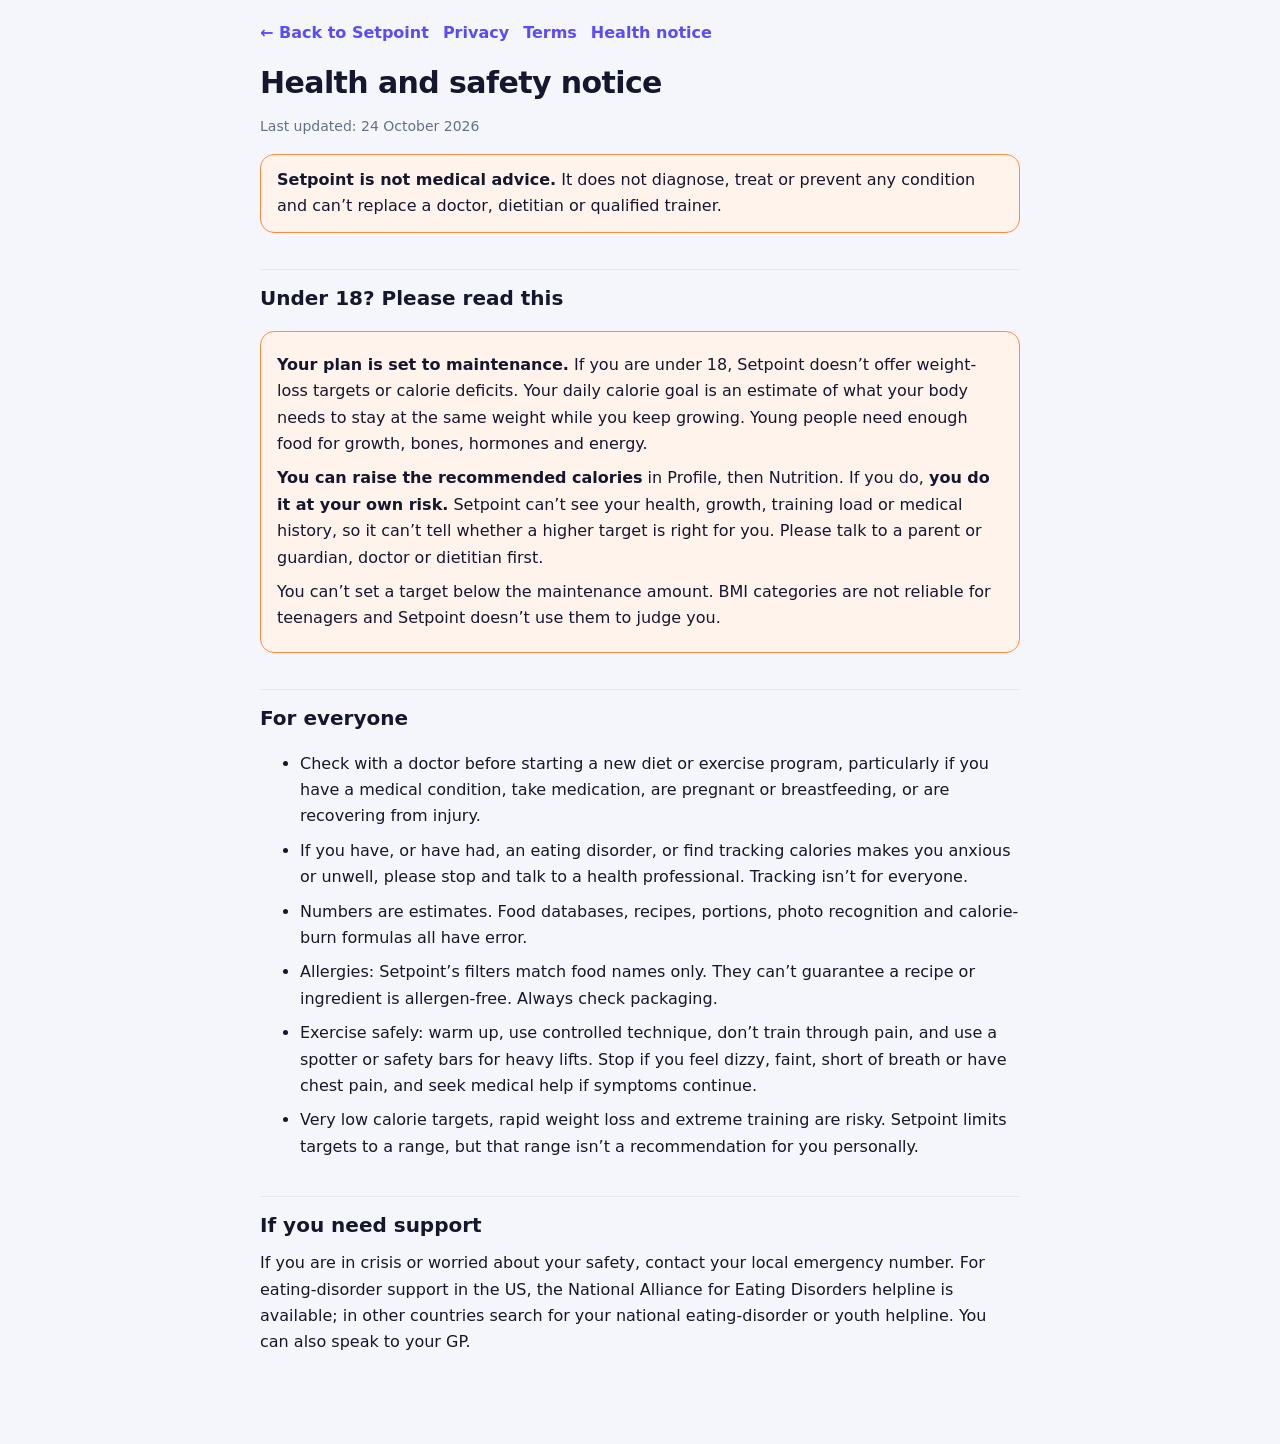
<file: public/health.html>
<!DOCTYPE html><html lang="en"><head><meta charset="utf-8"><meta name="viewport" content="width=device-width, initial-scale=1"><title>Health and safety notice | Setpoint</title><meta name="robots" content="index,follow"><style>:root{--bg:#f5f6fb;--card:#fff;--tx:#14172e;--mut:#647089;--ac:#5b4bff;--bd:#e5e7f2}@media(prefers-color-scheme:dark){:root{--bg:#0a0c1b;--card:#141831;--tx:#eceefb;--mut:#9aa2c8;--ac:#8478ff;--bd:#262c55}}
body{margin:0;background:var(--bg);color:var(--tx);font:16px/1.65 "Bricolage Grotesque",system-ui,-apple-system,"Segoe UI",sans-serif}main{max-width:760px;margin:0 auto;padding:20px 18px 80px}
a{color:var(--ac)}h1{font-size:30px;letter-spacing:-.02em;margin:.4em 0 .1em}h2{font-size:20px;margin:1.8em 0 .4em;padding-top:.6em;border-top:1px solid var(--bd)}p,li{margin:.5em 0}.mut{color:var(--mut);font-size:14px}
.box{background:var(--card);border:1px solid var(--bd);border-radius:14px;padding:12px 16px;margin:16px 0}.warn{border-color:#ff8a3d;background:color-mix(in srgb,#ff8a3d 10%,var(--card))}
nav a{margin-right:14px;font-weight:600;text-decoration:none}</style></head><body><main><nav><a href="./">&larr; Back to Setpoint</a><a href="privacy.html">Privacy</a><a href="terms.html">Terms</a><a href="health.html">Health notice</a></nav><h1>Health and safety notice</h1><p class="mut">Last updated: 24 October 2026</p>
<div class="box warn"><b>Setpoint is not medical advice.</b> It does not diagnose, treat or prevent any condition and can’t replace a doctor, dietitian or qualified trainer.</div>
<h2>Under 18? Please read this</h2><div class="box warn"><p><b>Your plan is set to maintenance.</b> If you are under 18, Setpoint doesn’t offer weight-loss targets or calorie deficits. Your daily calorie goal is an estimate of what your body needs to stay at the same weight while you keep growing. Young people need enough food for growth, bones, hormones and energy.</p><p><b>You can raise the recommended calories</b> in Profile, then Nutrition. If you do, <b>you do it at your own risk.</b> Setpoint can’t see your health, growth, training load or medical history, so it can’t tell whether a higher target is right for you. Please talk to a parent or guardian, doctor or dietitian first.</p><p>You can’t set a target below the maintenance amount. BMI categories are not reliable for teenagers and Setpoint doesn’t use them to judge you.</p></div>
<h2>For everyone</h2><ul><li>Check with a doctor before starting a new diet or exercise program, particularly if you have a medical condition, take medication, are pregnant or breastfeeding, or are recovering from injury.</li><li>If you have, or have had, an eating disorder, or find tracking calories makes you anxious or unwell, please stop and talk to a health professional. Tracking isn’t for everyone.</li><li>Numbers are estimates. Food databases, recipes, portions, photo recognition and calorie-burn formulas all have error.</li><li>Allergies: Setpoint’s filters match food names only. They can’t guarantee a recipe or ingredient is allergen-free. Always check packaging.</li><li>Exercise safely: warm up, use controlled technique, don’t train through pain, and use a spotter or safety bars for heavy lifts. Stop if you feel dizzy, faint, short of breath or have chest pain, and seek medical help if symptoms continue.</li><li>Very low calorie targets, rapid weight loss and extreme training are risky. Setpoint limits targets to a range, but that range isn’t a recommendation for you personally.</li></ul>
<h2>If you need support</h2><p>If you are in crisis or worried about your safety, contact your local emergency number. For eating-disorder support in the US, the National Alliance for Eating Disorders helpline is available; in other countries search for your national eating-disorder or youth helpline. You can also speak to your GP.</p><script src="config.js"></script><script>(function(){var e=(window.MISE_CONFIG||{}).CONTACT_EMAIL;document.querySelectorAll(".contact").forEach(function(n){if(e){n.innerHTML='<a href="mailto:'+e+'">'+e+"</a>"}else{n.textContent="[the site owner has not added a contact email yet]"}})})()</script></main></body></html>
</file>
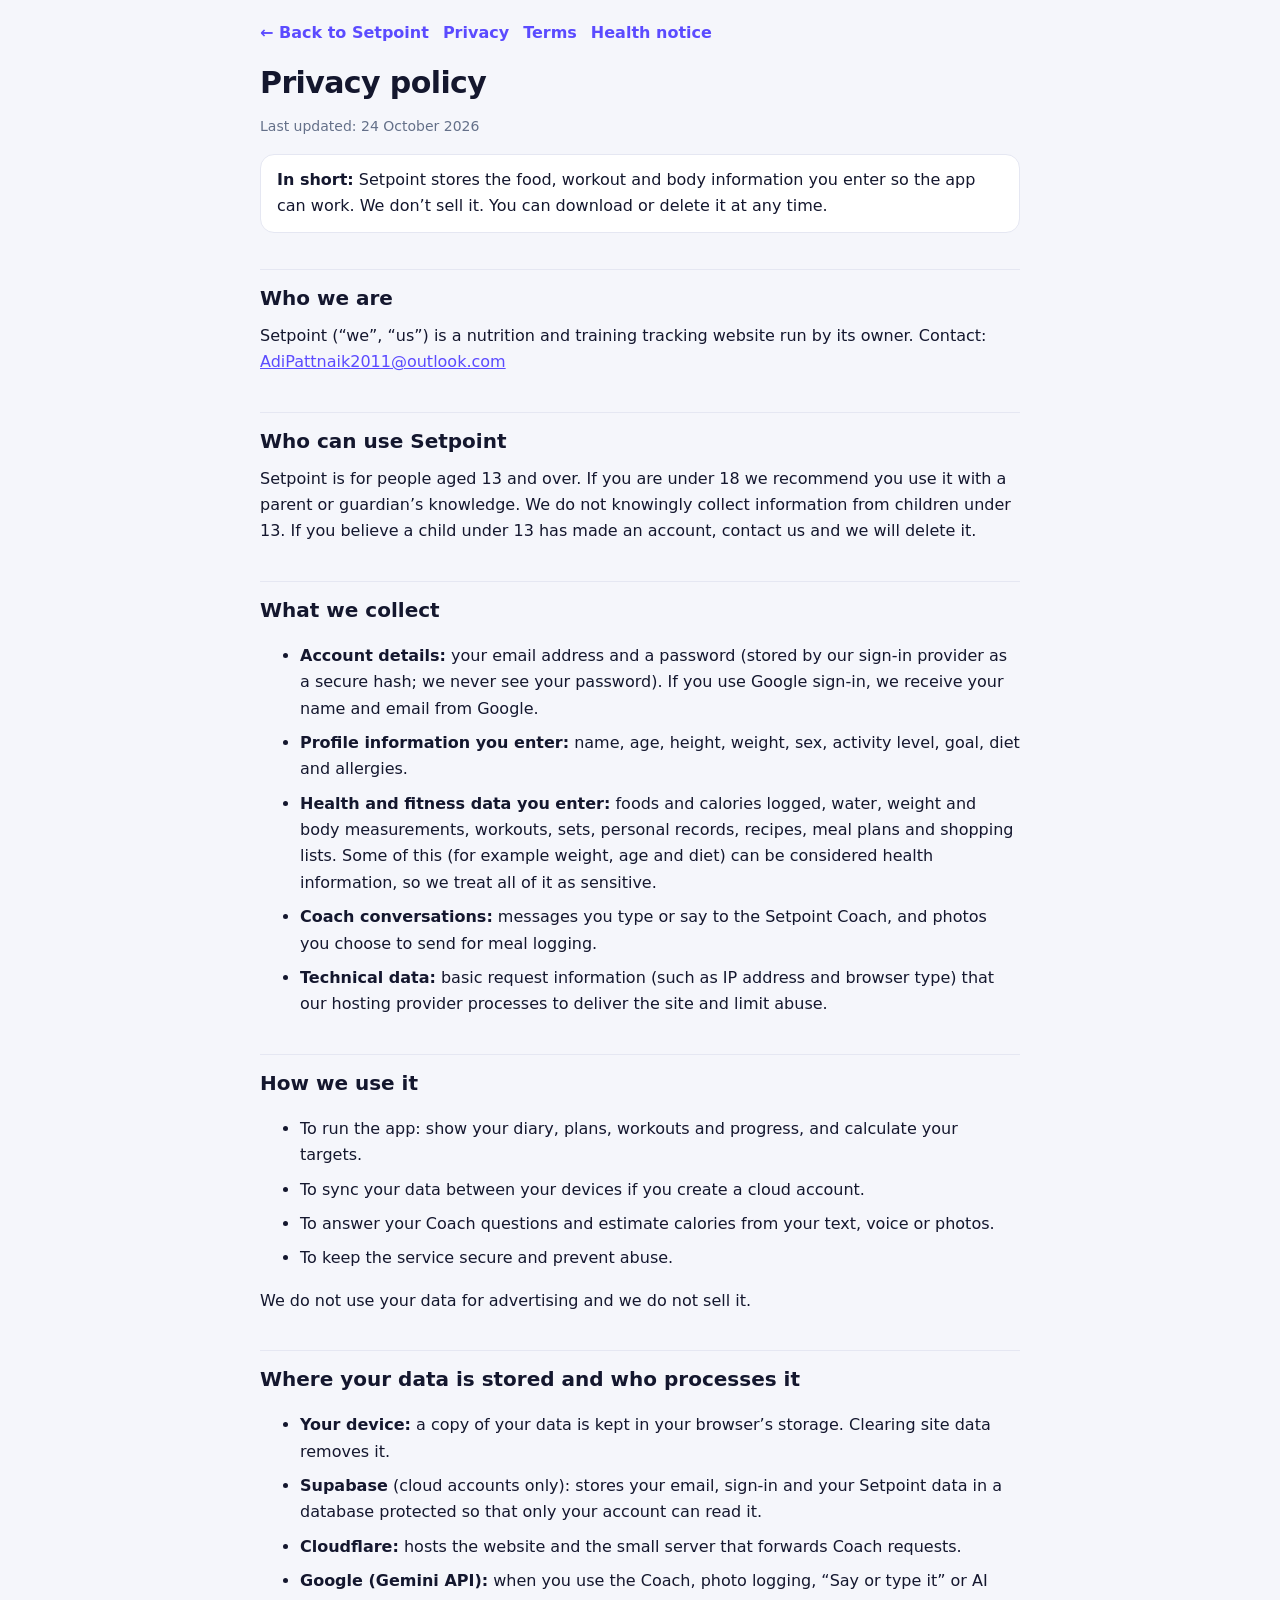
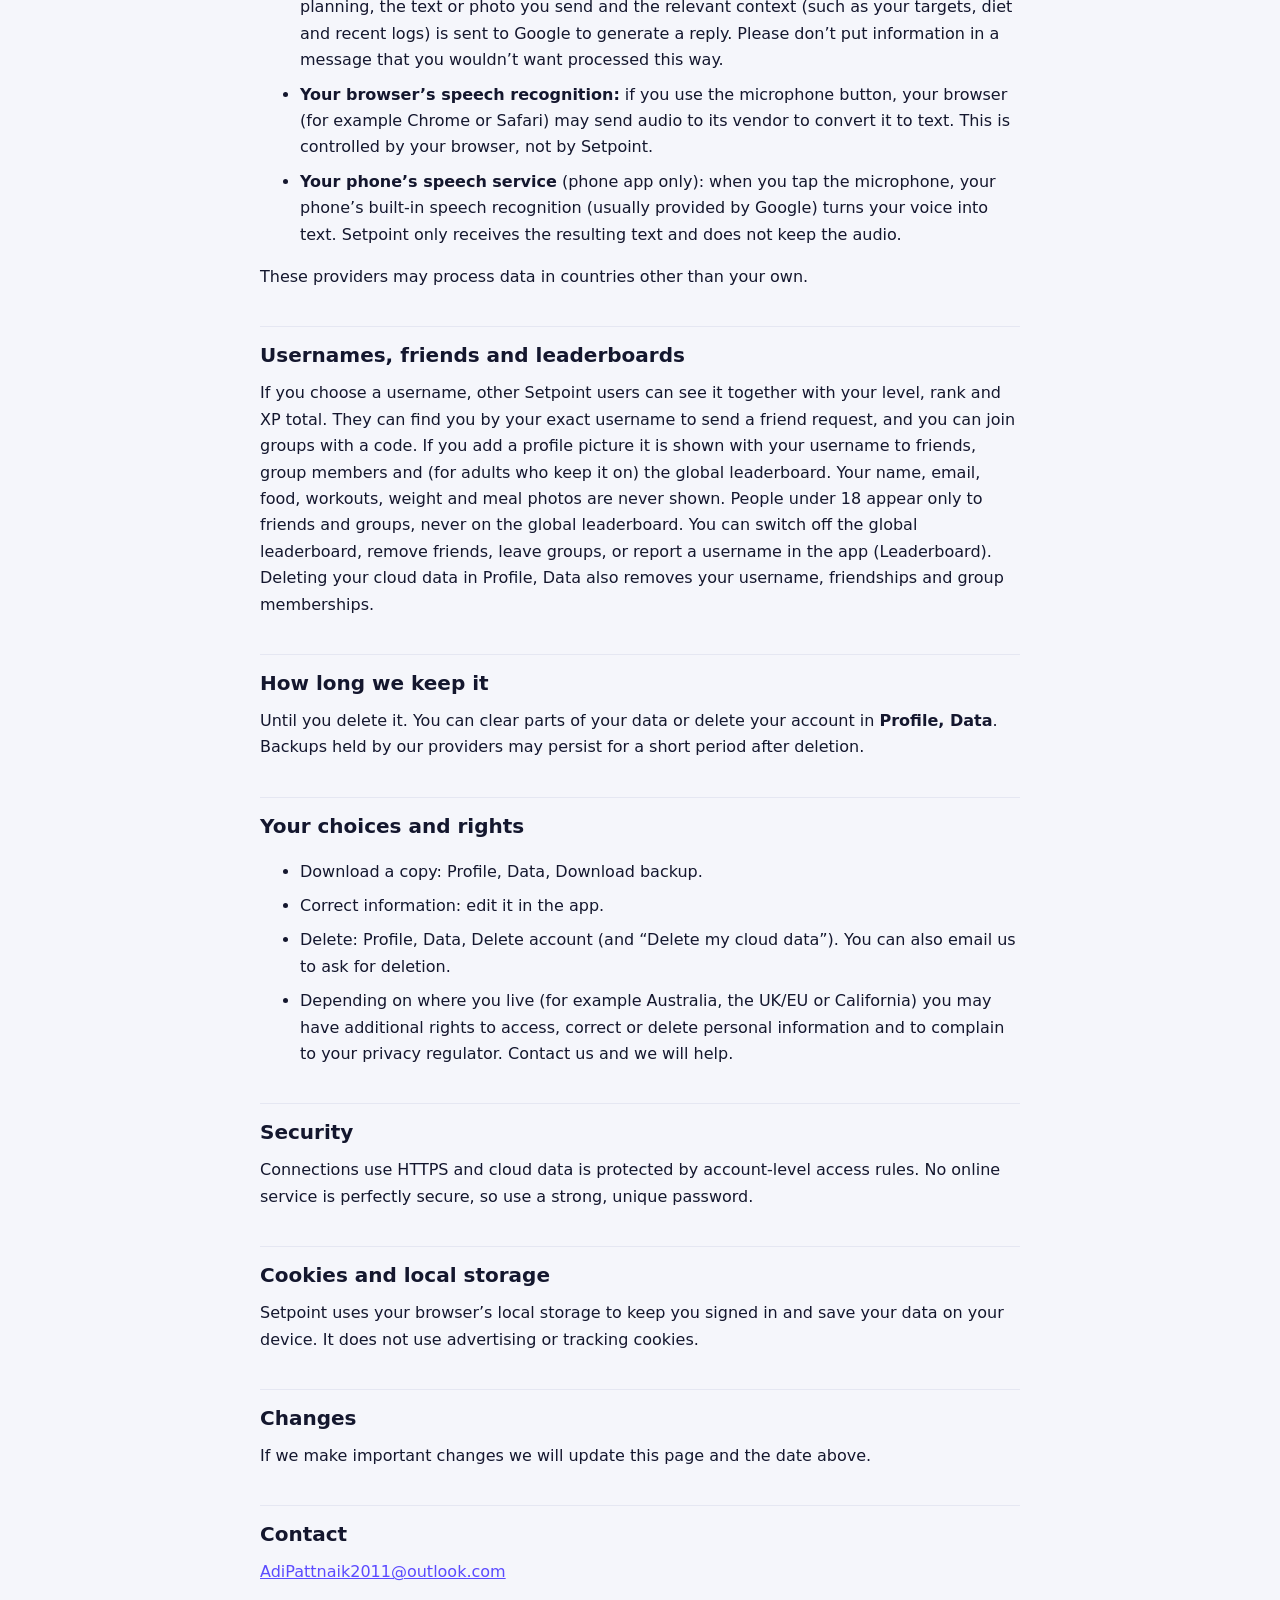
<file: public/privacy.html>
<!DOCTYPE html><html lang="en"><head><meta charset="utf-8"><meta name="viewport" content="width=device-width, initial-scale=1"><title>Privacy policy | Setpoint</title><meta name="robots" content="index,follow"><style>:root{--bg:#f5f6fb;--card:#fff;--tx:#14172e;--mut:#647089;--ac:#5b4bff;--bd:#e5e7f2}@media(prefers-color-scheme:dark){:root{--bg:#0a0c1b;--card:#141831;--tx:#eceefb;--mut:#9aa2c8;--ac:#8478ff;--bd:#262c55}}
body{margin:0;background:var(--bg);color:var(--tx);font:16px/1.65 "Bricolage Grotesque",system-ui,-apple-system,"Segoe UI",sans-serif}main{max-width:760px;margin:0 auto;padding:20px 18px 80px}
a{color:var(--ac)}h1{font-size:30px;letter-spacing:-.02em;margin:.4em 0 .1em}h2{font-size:20px;margin:1.8em 0 .4em;padding-top:.6em;border-top:1px solid var(--bd)}p,li{margin:.5em 0}.mut{color:var(--mut);font-size:14px}
.box{background:var(--card);border:1px solid var(--bd);border-radius:14px;padding:12px 16px;margin:16px 0}.warn{border-color:#ff8a3d;background:color-mix(in srgb,#ff8a3d 10%,var(--card))}
nav a{margin-right:14px;font-weight:600;text-decoration:none}</style></head><body><main><nav><a href="./">&larr; Back to Setpoint</a><a href="privacy.html">Privacy</a><a href="terms.html">Terms</a><a href="health.html">Health notice</a></nav><h1>Privacy policy</h1><p class="mut">Last updated: 24 October 2026</p>
<div class="box"><b>In short:</b> Setpoint stores the food, workout and body information you enter so the app can work. We don’t sell it. You can download or delete it at any time.</div>
<h2>Who we are</h2><p>Setpoint (“we”, “us”) is a nutrition and training tracking website run by its owner. Contact: <span class="contact"></span></p>
<h2>Who can use Setpoint</h2><p>Setpoint is for people aged 13 and over. If you are under 18 we recommend you use it with a parent or guardian’s knowledge. We do not knowingly collect information from children under 13. If you believe a child under 13 has made an account, contact us and we will delete it.</p>
<h2>What we collect</h2><ul><li><b>Account details:</b> your email address and a password (stored by our sign-in provider as a secure hash; we never see your password). If you use Google sign-in, we receive your name and email from Google.</li>
<li><b>Profile information you enter:</b> name, age, height, weight, sex, activity level, goal, diet and allergies.</li>
<li><b>Health and fitness data you enter:</b> foods and calories logged, water, weight and body measurements, workouts, sets, personal records, recipes, meal plans and shopping lists. Some of this (for example weight, age and diet) can be considered health information, so we treat all of it as sensitive.</li>
<li><b>Coach conversations:</b> messages you type or say to the Setpoint Coach, and photos you choose to send for meal logging.</li>
<li><b>Technical data:</b> basic request information (such as IP address and browser type) that our hosting provider processes to deliver the site and limit abuse.</li></ul>
<h2>How we use it</h2><ul><li>To run the app: show your diary, plans, workouts and progress, and calculate your targets.</li><li>To sync your data between your devices if you create a cloud account.</li><li>To answer your Coach questions and estimate calories from your text, voice or photos.</li><li>To keep the service secure and prevent abuse.</li></ul><p>We do not use your data for advertising and we do not sell it.</p>
<h2>Where your data is stored and who processes it</h2><ul><li><b>Your device:</b> a copy of your data is kept in your browser’s storage. Clearing site data removes it.</li><li><b>Supabase</b> (cloud accounts only): stores your email, sign-in and your Setpoint data in a database protected so that only your account can read it.</li><li><b>Cloudflare:</b> hosts the website and the small server that forwards Coach requests.</li><li><b>Google (Gemini API):</b> when you use the Coach, photo logging, “Say or type it” or AI planning, the text or photo you send and the relevant context (such as your targets, diet and recent logs) is sent to Google to generate a reply. Please don’t put information in a message that you wouldn’t want processed this way.</li><li><b>Your browser’s speech recognition:</b> if you use the microphone button, your browser (for example Chrome or Safari) may send audio to its vendor to convert it to text. This is controlled by your browser, not by Setpoint.</li><li><b>Your phone’s speech service</b> (phone app only): when you tap the microphone, your phone’s built-in speech recognition (usually provided by Google) turns your voice into text. Setpoint only receives the resulting text and does not keep the audio.</li></ul><p>These providers may process data in countries other than your own.</p>
<h2>Usernames, friends and leaderboards</h2><p>If you choose a username, other Setpoint users can see it together with your level, rank and XP total. They can find you by your exact username to send a friend request, and you can join groups with a code. If you add a profile picture it is shown with your username to friends, group members and (for adults who keep it on) the global leaderboard. Your name, email, food, workouts, weight and meal photos are never shown. People under 18 appear only to friends and groups, never on the global leaderboard. You can switch off the global leaderboard, remove friends, leave groups, or report a username in the app (Leaderboard). Deleting your cloud data in Profile, Data also removes your username, friendships and group memberships.</p>
<h2>How long we keep it</h2><p>Until you delete it. You can clear parts of your data or delete your account in <b>Profile, Data</b>. Backups held by our providers may persist for a short period after deletion.</p>
<h2>Your choices and rights</h2><ul><li>Download a copy: Profile, Data, Download backup.</li><li>Correct information: edit it in the app.</li><li>Delete: Profile, Data, Delete account (and “Delete my cloud data”). You can also email us to ask for deletion.</li><li>Depending on where you live (for example Australia, the UK/EU or California) you may have additional rights to access, correct or delete personal information and to complain to your privacy regulator. Contact us and we will help.</li></ul>
<h2>Security</h2><p>Connections use HTTPS and cloud data is protected by account-level access rules. No online service is perfectly secure, so use a strong, unique password.</p>
<h2>Cookies and local storage</h2><p>Setpoint uses your browser’s local storage to keep you signed in and save your data on your device. It does not use advertising or tracking cookies.</p>
<h2>Changes</h2><p>If we make important changes we will update this page and the date above.</p>
<h2>Contact</h2><p><span class="contact"></span></p><script src="config.js"></script><script>(function(){var e=(window.MISE_CONFIG||{}).CONTACT_EMAIL;document.querySelectorAll(".contact").forEach(function(n){if(e){n.innerHTML='<a href="mailto:'+e+'">'+e+"</a>"}else{n.textContent="[the site owner has not added a contact email yet]"}})})()</script></main></body></html>
</file>
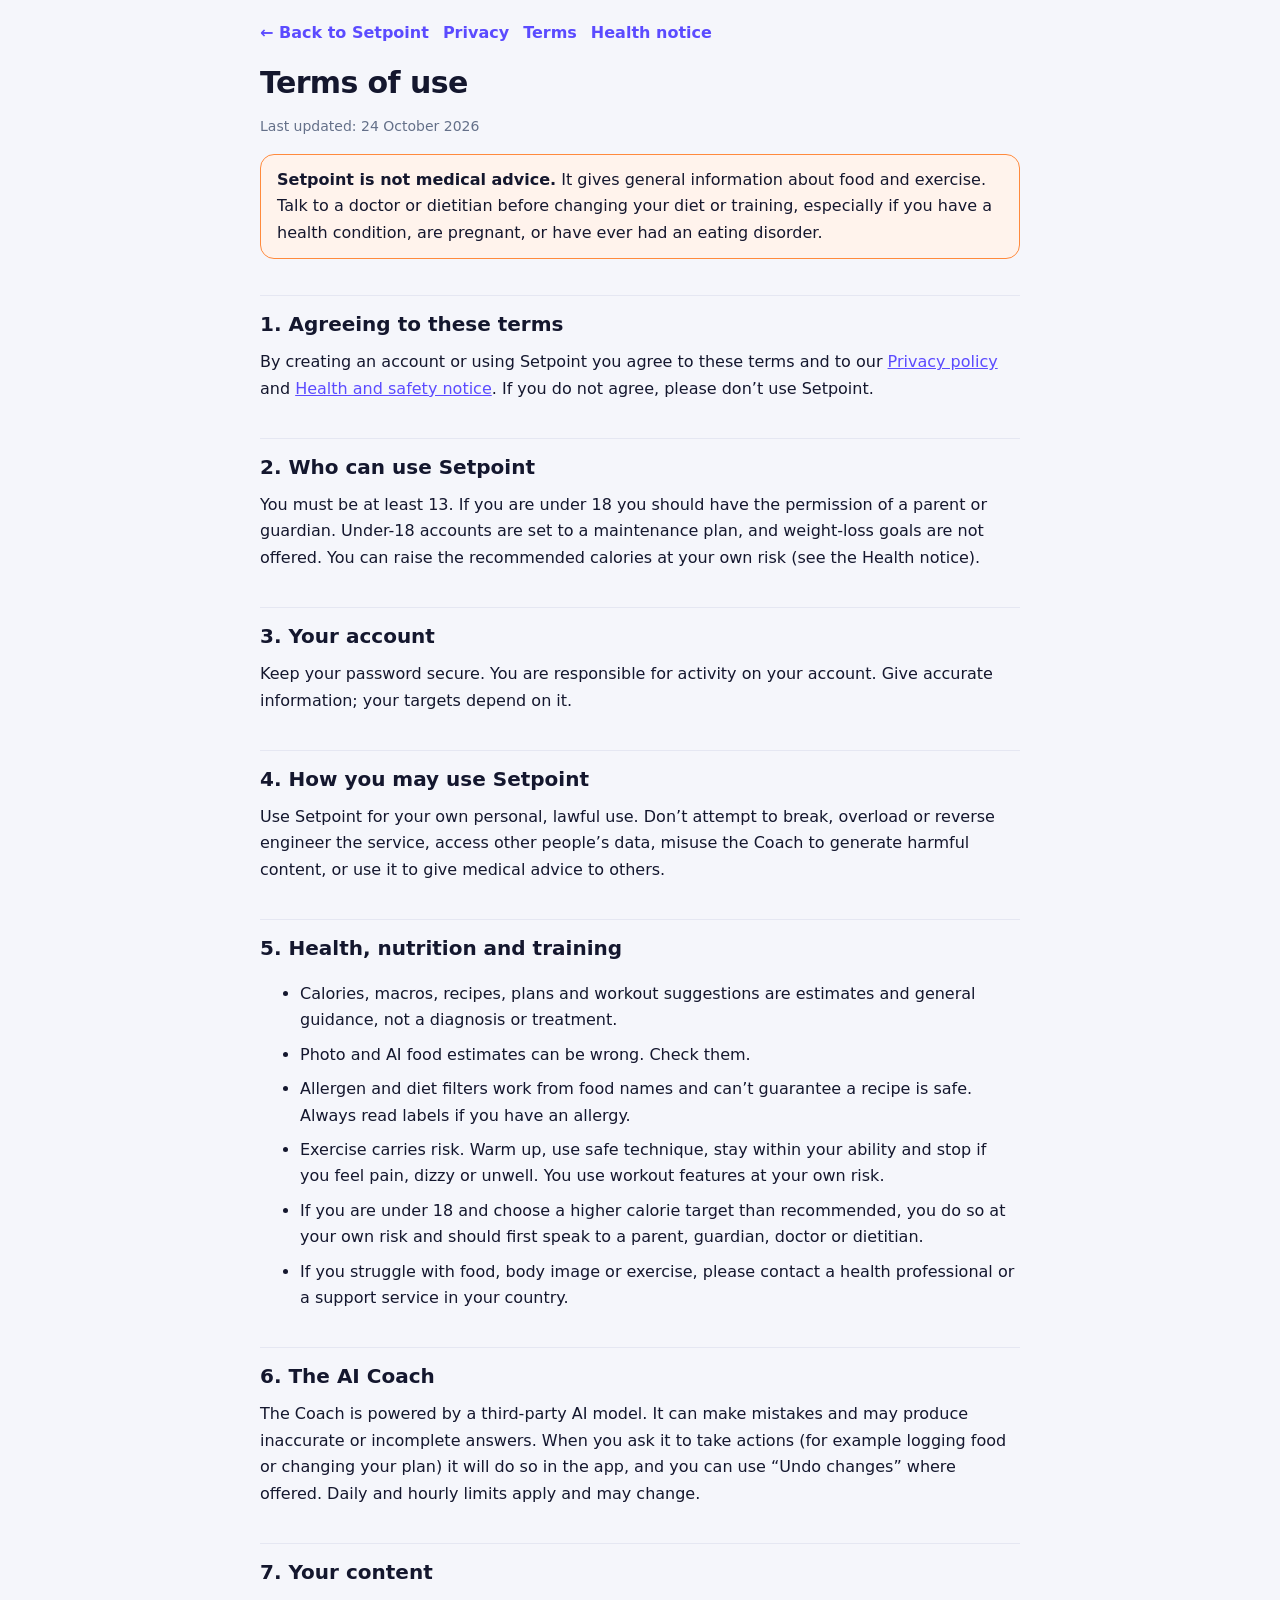
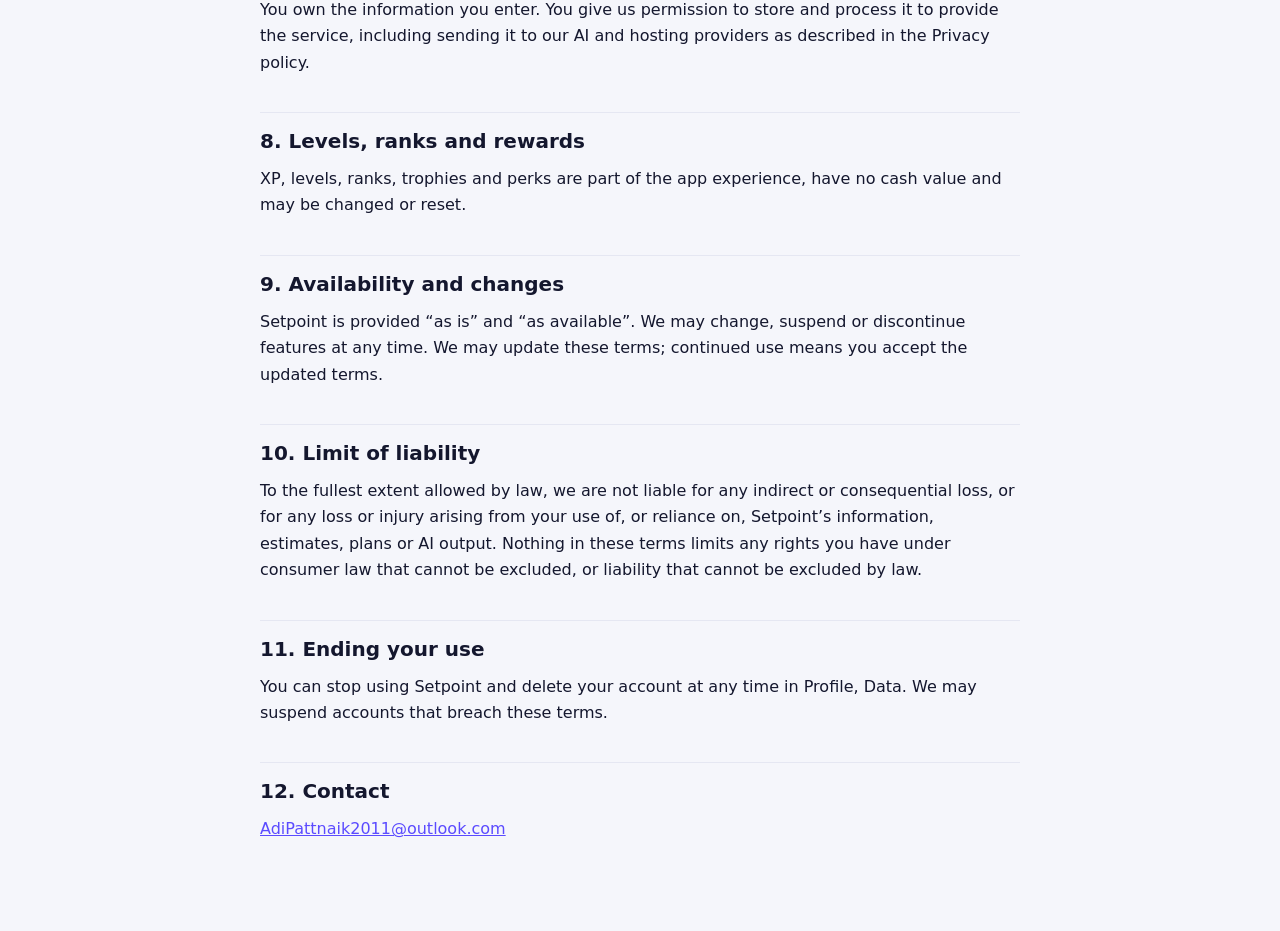
<file: public/terms.html>
<!DOCTYPE html><html lang="en"><head><meta charset="utf-8"><meta name="viewport" content="width=device-width, initial-scale=1"><title>Terms of use | Setpoint</title><meta name="robots" content="index,follow"><style>:root{--bg:#f5f6fb;--card:#fff;--tx:#14172e;--mut:#647089;--ac:#5b4bff;--bd:#e5e7f2}@media(prefers-color-scheme:dark){:root{--bg:#0a0c1b;--card:#141831;--tx:#eceefb;--mut:#9aa2c8;--ac:#8478ff;--bd:#262c55}}
body{margin:0;background:var(--bg);color:var(--tx);font:16px/1.65 "Bricolage Grotesque",system-ui,-apple-system,"Segoe UI",sans-serif}main{max-width:760px;margin:0 auto;padding:20px 18px 80px}
a{color:var(--ac)}h1{font-size:30px;letter-spacing:-.02em;margin:.4em 0 .1em}h2{font-size:20px;margin:1.8em 0 .4em;padding-top:.6em;border-top:1px solid var(--bd)}p,li{margin:.5em 0}.mut{color:var(--mut);font-size:14px}
.box{background:var(--card);border:1px solid var(--bd);border-radius:14px;padding:12px 16px;margin:16px 0}.warn{border-color:#ff8a3d;background:color-mix(in srgb,#ff8a3d 10%,var(--card))}
nav a{margin-right:14px;font-weight:600;text-decoration:none}</style></head><body><main><nav><a href="./">&larr; Back to Setpoint</a><a href="privacy.html">Privacy</a><a href="terms.html">Terms</a><a href="health.html">Health notice</a></nav><h1>Terms of use</h1><p class="mut">Last updated: 24 October 2026</p>
<div class="box warn"><b>Setpoint is not medical advice.</b> It gives general information about food and exercise. Talk to a doctor or dietitian before changing your diet or training, especially if you have a health condition, are pregnant, or have ever had an eating disorder.</div>
<h2>1. Agreeing to these terms</h2><p>By creating an account or using Setpoint you agree to these terms and to our <a href="privacy.html">Privacy policy</a> and <a href="health.html">Health and safety notice</a>. If you do not agree, please don’t use Setpoint.</p>
<h2>2. Who can use Setpoint</h2><p>You must be at least 13. If you are under 18 you should have the permission of a parent or guardian. Under-18 accounts are set to a maintenance plan, and weight-loss goals are not offered. You can raise the recommended calories at your own risk (see the Health notice).</p>
<h2>3. Your account</h2><p>Keep your password secure. You are responsible for activity on your account. Give accurate information; your targets depend on it.</p>
<h2>4. How you may use Setpoint</h2><p>Use Setpoint for your own personal, lawful use. Don’t attempt to break, overload or reverse engineer the service, access other people’s data, misuse the Coach to generate harmful content, or use it to give medical advice to others.</p>
<h2>5. Health, nutrition and training</h2><ul><li>Calories, macros, recipes, plans and workout suggestions are estimates and general guidance, not a diagnosis or treatment.</li><li>Photo and AI food estimates can be wrong. Check them.</li><li>Allergen and diet filters work from food names and can’t guarantee a recipe is safe. Always read labels if you have an allergy.</li><li>Exercise carries risk. Warm up, use safe technique, stay within your ability and stop if you feel pain, dizzy or unwell. You use workout features at your own risk.</li><li>If you are under 18 and choose a higher calorie target than recommended, you do so at your own risk and should first speak to a parent, guardian, doctor or dietitian.</li><li>If you struggle with food, body image or exercise, please contact a health professional or a support service in your country.</li></ul>
<h2>6. The AI Coach</h2><p>The Coach is powered by a third-party AI model. It can make mistakes and may produce inaccurate or incomplete answers. When you ask it to take actions (for example logging food or changing your plan) it will do so in the app, and you can use “Undo changes” where offered. Daily and hourly limits apply and may change.</p>
<h2>7. Your content</h2><p>You own the information you enter. You give us permission to store and process it to provide the service, including sending it to our AI and hosting providers as described in the Privacy policy.</p>
<h2>8. Levels, ranks and rewards</h2><p>XP, levels, ranks, trophies and perks are part of the app experience, have no cash value and may be changed or reset.</p>
<h2>9. Availability and changes</h2><p>Setpoint is provided “as is” and “as available”. We may change, suspend or discontinue features at any time. We may update these terms; continued use means you accept the updated terms.</p>
<h2>10. Limit of liability</h2><p>To the fullest extent allowed by law, we are not liable for any indirect or consequential loss, or for any loss or injury arising from your use of, or reliance on, Setpoint’s information, estimates, plans or AI output. Nothing in these terms limits any rights you have under consumer law that cannot be excluded, or liability that cannot be excluded by law.</p>
<h2>11. Ending your use</h2><p>You can stop using Setpoint and delete your account at any time in Profile, Data. We may suspend accounts that breach these terms.</p>
<h2>12. Contact</h2><p><span class="contact"></span></p><script src="config.js"></script><script>(function(){var e=(window.MISE_CONFIG||{}).CONTACT_EMAIL;document.querySelectorAll(".contact").forEach(function(n){if(e){n.innerHTML='<a href="mailto:'+e+'">'+e+"</a>"}else{n.textContent="[the site owner has not added a contact email yet]"}})})()</script></main></body></html>
</file>
